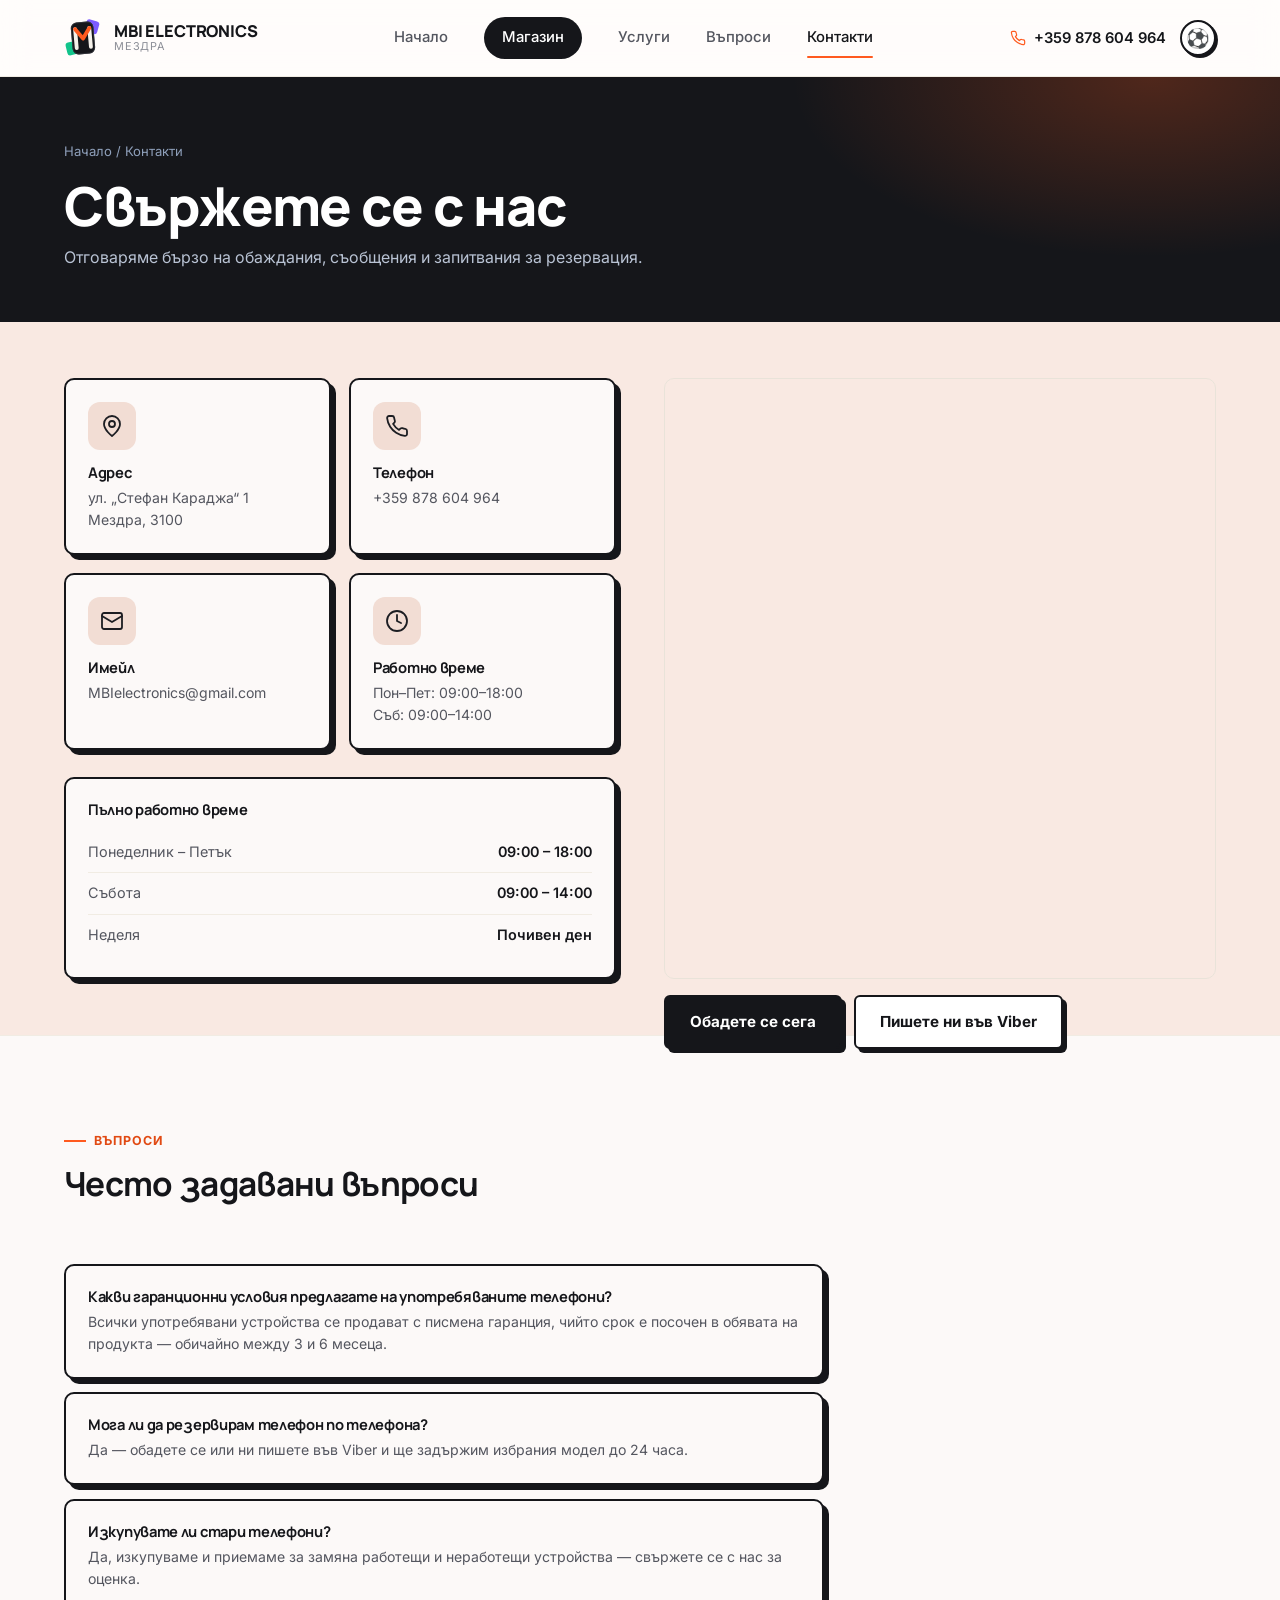
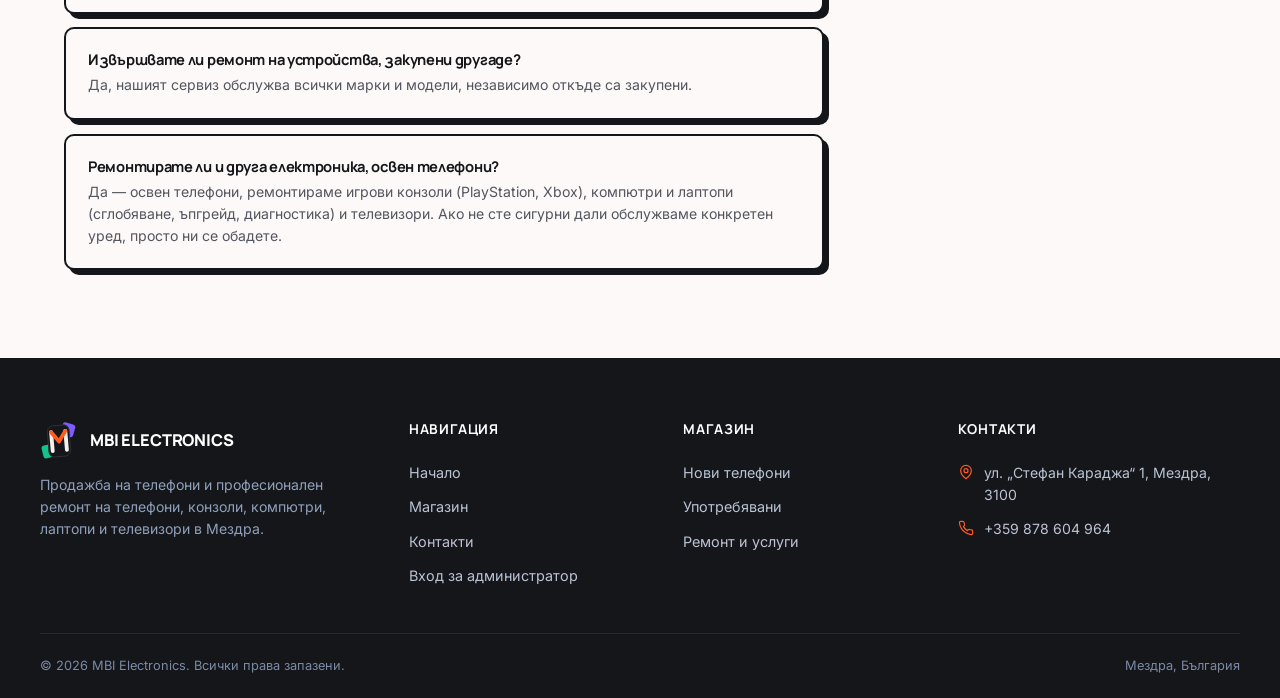
<file: contact.html>
<!doctype html>
<html lang="bg">
<head>
<meta charset="UTF-8">
<meta name="viewport" content="width=device-width, initial-scale=1.0">
<title>Контакти — MBI Electronics</title>
<meta name="description" content="Адрес, телефон и работно време на MBI Electronics, Мездра.">
<link rel="icon" href="assets/logo.svg" type="image/svg+xml">
<link rel="stylesheet" href="css/style.css">
</head>
<body><a class="skiplink" href="#main">Към съдържанието</a>

<header class="site-header">
  <div class="container header-row">
    <a href="index.html" class="brand">
      <img src="assets/logo.svg" alt="MBI Electronics">
      <span class="brand-text">
        <span class="brand-name">MBI ELECTRONICS</span>
        <span class="brand-sub">Мездра</span>
      </span>
    </a>
    <nav class="main-nav">
      <a href="index.html">Начало</a>
      <a href="store.html" class="nav-tab">Магазин</a>
      <a href="index.html#services">Услуги</a>
      <a href="contact.html#faq">Въпроси</a>
      <a href="contact.html" class="active">Контакти</a>
    </nav>
    <div class="header-actions">
      <a class="header-phone" href="tel:+359878604964">
        <svg viewBox="0 0 24 24" fill="none" stroke="currentColor" stroke-width="1.8" stroke-linecap="round" stroke-linejoin="round"><path d="M22 16.92v3a2 2 0 0 1-2.18 2 19.79 19.79 0 0 1-8.63-3.07 19.5 19.5 0 0 1-6-6 19.79 19.79 0 0 1-3.07-8.67A2 2 0 0 1 4.11 2h3a2 2 0 0 1 2 1.72c.127.96.361 1.903.7 2.81a2 2 0 0 1-.45 2.11L8.09 9.91a16 16 0 0 0 6 6l1.27-1.27a2 2 0 0 1 2.11-.45c.907.339 1.85.573 2.81.7A2 2 0 0 1 22 16.92z"/></svg>
        <span>+359 878 604 964</span>
      </a>
      <a class="fan-badge" href="https://www.fcbarcelona.com" target="_blank" rel="noopener" title="Visca el Barça 💙❤️">
        <div class="fan-badge-inner">
          <div class="fan-badge-face fan-badge-front">⚽</div>
          <div class="fan-badge-face fan-badge-back">
            <img src="assets/fcb-crest.png" alt="FC Barcelona">
          </div>
        </div>
      </a>
      <button class="nav-toggle" aria-label="Меню" aria-expanded="false"><span></span><span></span><span></span></button>
    </div>
  </div>
</header>

<div class="page-hero">
  <div class="container">
    <div class="breadcrumb"><a href="index.html">Начало</a> / Контакти</div>
    <h1>Свържете се с нас</h1>
    <p>Отговаряме бързо на обаждания, съобщения и запитвания за резервация.</p>
  </div>
</div>

<main id="main">
  <section class="section-tight">
    <div class="container contact-grid">
      <div>
        <div class="contact-cards stagger">
          <div class="contact-card reveal">
            <div class="icon-badge"><svg viewBox="0 0 24 24" fill="none" stroke="currentColor" stroke-width="1.8" stroke-linecap="round" stroke-linejoin="round"><path d="M20 10c0 6-8 12-8 12s-8-6-8-12a8 8 0 0 1 16 0Z"/><circle cx="12" cy="10" r="3"/></svg></div>
            <h4>Адрес</h4>
            <p>ул. „Стефан Караджа“ 1<br>Мездра, 3100</p>
          </div>
          <div class="contact-card reveal">
            <div class="icon-badge"><svg viewBox="0 0 24 24" fill="none" stroke="currentColor" stroke-width="1.8" stroke-linecap="round" stroke-linejoin="round"><path d="M22 16.92v3a2 2 0 0 1-2.18 2 19.79 19.79 0 0 1-8.63-3.07 19.5 19.5 0 0 1-6-6 19.79 19.79 0 0 1-3.07-8.67A2 2 0 0 1 4.11 2h3a2 2 0 0 1 2 1.72c.127.96.361 1.903.7 2.81a2 2 0 0 1-.45 2.11L8.09 9.91a16 16 0 0 0 6 6l1.27-1.27a2 2 0 0 1 2.11-.45c.907.339 1.85.573 2.81.7A2 2 0 0 1 22 16.92z"/></svg></div>
            <h4>Телефон</h4>
            <p><a href="tel:+359878604964">+359 878 604 964</a></p>
          </div>
          <div class="contact-card reveal">
            <div class="icon-badge"><svg viewBox="0 0 24 24" fill="none" stroke="currentColor" stroke-width="1.8" stroke-linecap="round" stroke-linejoin="round"><rect x="2" y="4" width="20" height="16" rx="2"/><path d="m2 7 10 6 10-6"/></svg></div>
            <h4>Имейл</h4>
            <p><a href="mailto:MBIelectronics@gmail.com">MBIelectronics@gmail.com</a></p>
          </div>
          <div class="contact-card reveal">
            <div class="icon-badge"><svg viewBox="0 0 24 24" fill="none" stroke="currentColor" stroke-width="1.8" stroke-linecap="round" stroke-linejoin="round"><circle cx="12" cy="12" r="10"/><path d="M12 6v6l4 2"/></svg></div>
            <h4>Работно време</h4>
            <p>Пон–Пет: 09:00–18:00<br>Съб: 09:00–14:00</p>
          </div>
        </div>

        <div class="contact-card reveal" style="margin-bottom:0;">
          <h4 style="margin-bottom:14px;">Пълно работно време</h4>
          <ul class="hours-list">
            <li><span>Понеделник – Петък</span><span>09:00 – 18:00</span></li>
            <li><span>Събота</span><span>09:00 – 14:00</span></li>
            <li><span>Неделя</span><span>Почивен ден</span></li>
          </ul>
        </div>
      </div>

      <div class="reveal">
        <div class="map-frame">
          <iframe
            src="https://www.google.com/maps?q=ул.+Стефан+Караджа,Мездра,Bulgaria&output=embed"
            loading="lazy"
            referrerpolicy="no-referrer-when-downgrade"
            title="Карта до магазина"></iframe>
        </div>
        <div style="display:flex;gap:12px;margin-top:16px;flex-wrap:wrap;">
          <a href="tel:+359878604964" class="btn btn-primary">Обадете се сега</a>
          <a href="viber://chat?number=%2B359878604964" class="btn btn-outline">Пишете ни във Viber</a>
        </div>
      </div>
    </div>
  </section>

  <section class="section" id="faq" style="background:var(--paper);border-top:1px solid var(--line-soft);">
    <div class="container">
      <div class="section-head reveal">
        <div><span class="eyebrow">Въпроси</span><h2>Често задавани въпроси</h2></div>
      </div>
      <div style="display:grid;gap:14px;max-width:760px;">
        <div class="contact-card reveal">
          <h4>Какви гаранционни условия предлагате на употребяваните телефони?</h4>
          <p>Всички употребявани устройства се продават с писмена гаранция, чийто срок е посочен в обявата на продукта — обичайно между 3 и 6 месеца.</p>
        </div>
        <div class="contact-card reveal">
          <h4>Мога ли да резервирам телефон по телефона?</h4>
          <p>Да — обадете се или ни пишете във Viber и ще задържим избрания модел до 24 часа.</p>
        </div>
        <div class="contact-card reveal">
          <h4>Изкупувате ли стари телефони?</h4>
          <p>Да, изкупуваме и приемаме за замяна работещи и неработещи устройства — свържете се с нас за оценка.</p>
        </div>
        <div class="contact-card reveal">
          <h4>Извършвате ли ремонт на устройства, закупени другаде?</h4>
          <p>Да, нашият сервиз обслужва всички марки и модели, независимо откъде са закупени.</p>
        </div>
        <div class="contact-card reveal">
          <h4>Ремонтирате ли и друга електроника, освен телефони?</h4>
          <p>Да — освен телефони, ремонтираме игрови конзоли (PlayStation, Xbox), компютри и лаптопи (сглобяване, ъпгрейд, диагностика) и телевизори. Ако не сте сигурни дали обслужваме конкретен уред, просто ни се обадете.</p>
        </div>
      </div>
    </div>
  </section>
</main>

<footer class="site-footer">
  <div class="container footer-top">
    <div class="footer-grid">
      <div class="footer-brand">
        <a href="index.html" class="brand"><img src="assets/logo.svg" alt="MBI Electronics"><span class="brand-text"><span class="brand-name">MBI ELECTRONICS</span></span></a>
        <p>Продажба на телефони и професионален ремонт на телефони, конзоли, компютри, лаптопи и телевизори в Мездра.</p>
      </div>
      <div class="footer-col">
        <h4>Навигация</h4>
        <a href="index.html">Начало</a>
        <a href="store.html">Магазин</a>
        <a href="contact.html">Контакти</a>
        <a href="admin.html">Вход за администратор</a>
      </div>
      <div class="footer-col">
        <h4>Магазин</h4>
        <a href="store.html?condition=new">Нови телефони</a>
        <a href="store.html?condition=used">Употребявани</a>
        <a href="index.html#services">Ремонт и услуги</a>
      </div>
      <div class="footer-col">
        <h4>Контакти</h4>
        <ul class="footer-contact">
          <li><svg viewBox="0 0 24 24" fill="none" stroke="currentColor" stroke-width="1.8" stroke-linecap="round" stroke-linejoin="round"><path d="M20 10c0 6-8 12-8 12s-8-6-8-12a8 8 0 0 1 16 0Z"/><circle cx="12" cy="10" r="3"/></svg><span>ул. „Стефан Караджа“ 1, Мездра, 3100</span></li>
          <li><svg viewBox="0 0 24 24" fill="none" stroke="currentColor" stroke-width="1.8" stroke-linecap="round" stroke-linejoin="round"><path d="M22 16.92v3a2 2 0 0 1-2.18 2 19.79 19.79 0 0 1-8.63-3.07 19.5 19.5 0 0 1-6-6 19.79 19.79 0 0 1-3.07-8.67A2 2 0 0 1 4.11 2h3a2 2 0 0 1 2 1.72c.127.96.361 1.903.7 2.81a2 2 0 0 1-.45 2.11L8.09 9.91a16 16 0 0 0 6 6l1.27-1.27a2 2 0 0 1 2.11-.45c.907.339 1.85.573 2.81.7A2 2 0 0 1 22 16.92z"/></svg><span>+359 878 604 964</span></li>
        </ul>
      </div>
    </div>
  </div>
  <div class="container footer-bottom">
    <span>© <span id="year"></span> MBI Electronics. Всички права запазени.</span>
    <span>Мездра, България</span>
  </div>
</footer>

<script src="js/main.js"></script>
</body>
</html>
</file>
<file: css/style.css>
/* MBI Electronics — design system */

@import url('https://fonts.googleapis.com/css2?family=Manrope:wght@400;500;600;700;800&family=Inter:wght@400;500;600&display=swap');

:root{
  --navy-950:#15161A;
  --navy-900:#1C1D22;
  --navy-800:#16294420;
  --navy-700:#2B2C33;
  --blue-500:#FF5A1F;
  --blue-600:#E14A13;
  --accent2:#7C5CFF;
  --accent3:#12C48B;
  --accent4:#FFC93C;
  --ink:#17181C;
  --ink-soft:#54565F;
  --ink-faint:#8C8E97;
  --line:#E9E3D9;
  --line-soft:#F1ECE3;
  --paper:#FFFFFF;
  --bg:#FBF8F4;
  --bg-tint:#F5F0E8;
  --success:#1E8E5A;
  --warn:#C4841D;
  --danger:#C6404A;
  --radius-sm:6px;
  --radius-md:10px;
  --radius-lg:16px;
  --shadow-sm:0 1px 2px rgba(16,23,32,.06);
  --shadow-md:0 8px 24px rgba(16,23,32,.08);
  --shadow-lg:0 24px 60px rgba(16,23,32,.14);
  --container:1200px;
  --ease:cubic-bezier(.22,.61,.36,1);
  --scroll-hue:18;
}


*,*::before,*::after{box-sizing:border-box;}
html{scroll-behavior:smooth;}
body{
  margin:0;
  font-family:'Inter',-apple-system,BlinkMacSystemFont,'Segoe UI',Roboto,sans-serif;
  color:var(--ink);
  background:var(--bg);
  transition:background .08s linear;
  -webkit-font-smoothing:antialiased;
  line-height:1.55;
}
h1,h2,h3,h4{
  font-family:'Manrope','Inter',sans-serif;
  font-weight:700;
  line-height:1.15;
  letter-spacing:-.02em;
  margin:0 0 .5em;
  color:var(--navy-950);
}
h1{font-size:clamp(2.1rem,4.2vw,3.4rem);font-weight:800;}
h2{font-size:clamp(1.6rem,2.6vw,2.3rem);}
h3{font-size:1.25rem;}
p{margin:0 0 1em;color:var(--ink-soft);}
a{color:inherit;text-decoration:none;}
img{max-width:100%;display:block;}
ul{list-style:none;margin:0;padding:0;}
button{font-family:inherit;}

.container{
  max-width:var(--container);
  margin:0 auto;
  padding:0 24px;
}
.section{padding:88px 0;}
.section-tight{padding:56px 0;}
@media (max-width:768px){
  .section{padding:56px 0;}
  .section-tight{padding:40px 0;}
}

.eyebrow{
  display:inline-flex;
  align-items:center;
  gap:8px;
  font-size:.78rem;
  font-weight:700;
  letter-spacing:.08em;
  text-transform:uppercase;
  color:var(--blue-600);
  margin-bottom:14px;
}
.eyebrow::before{
  content:'';
  width:22px;height:2px;
  background:var(--blue-500);
  display:inline-block;
}

.lede{
  font-size:1.05rem;
  color:var(--ink-soft);
  max-width:56ch;
}

/* Buttons */
.btn{
  display:inline-flex;
  align-items:center;
  justify-content:center;
  gap:8px;
  padding:13px 24px;
  border-radius:var(--radius-sm);
  font-weight:700;
  font-size:.95rem;
  border:2px solid var(--navy-950);
  box-shadow:4px 4px 0 var(--navy-950);
  cursor:pointer;
  transition:transform .12s var(--ease),background .2s,border-color .2s,color .2s,box-shadow .12s var(--ease);
  white-space:nowrap;
}
.btn:hover{transform:translate(-2px,-2px);box-shadow:6px 6px 0 var(--navy-950);}
.btn:active{transform:translate(1px,1px);box-shadow:2px 2px 0 var(--navy-950);}
.btn-primary{background:var(--navy-950);color:#fff;}
.btn-primary:hover{background:var(--blue-600);}
.btn-accent{background:var(--blue-500);color:#fff;}
.btn-accent:hover{background:var(--blue-600);}
.btn-outline{background:#fff;color:var(--navy-950);}
.btn-outline:hover{background:var(--bg-tint);}
.btn-on-dark{background:transparent;color:#fff;border-color:#fff;box-shadow:4px 4px 0 rgba(255,255,255,.4);}
.btn-on-dark:hover{background:rgba(255,255,255,.08);box-shadow:6px 6px 0 rgba(255,255,255,.4);}
.btn-ghost{background:transparent;color:var(--ink-soft);border-color:transparent;box-shadow:none;}
.btn-ghost:hover{color:var(--navy-950);transform:none;}
.btn-sm{padding:9px 16px;font-size:.85rem;box-shadow:3px 3px 0 var(--navy-950);}
.btn-sm:hover{box-shadow:4px 4px 0 var(--navy-950);}
.btn-block{width:100%;}
.btn-danger{background:#fff;color:var(--danger);border-color:var(--danger);box-shadow:4px 4px 0 var(--danger);}
.btn-danger:hover{background:var(--danger);color:#fff;box-shadow:6px 6px 0 var(--danger);}

/* Header */
.site-header{
  position:sticky;top:0;z-index:100;
  background:rgba(255,255,255,.88);
  backdrop-filter:saturate(180%) blur(14px);
  border-bottom:1px solid var(--line-soft);
}
.header-row{
  display:flex;align-items:center;justify-content:space-between;
  height:76px;
}
.brand{display:flex;align-items:center;gap:12px;}
.brand img{width:38px;height:38px;}
.brand-text{display:flex;flex-direction:column;line-height:1.1;}
.brand-name{font-family:'Manrope',sans-serif;font-weight:800;font-size:1.02rem;color:var(--navy-950);letter-spacing:-.01em;}
.brand-sub{font-size:.68rem;color:var(--ink-faint);letter-spacing:.07em;text-transform:uppercase;}

.main-nav{display:flex;align-items:center;gap:36px;}
.main-nav a{
  font-size:.93rem;font-weight:500;color:var(--ink-soft);
  position:relative;padding:6px 0;transition:color .2s;
}
.main-nav a:hover,.main-nav a.active{color:var(--navy-950);}
.main-nav a.active::after{
  content:'';position:absolute;left:0;right:0;bottom:-2px;height:2px;background:var(--blue-500);border-radius:2px;
}
.nav-tab{
  background:var(--navy-950);color:#fff !important;
  padding:9px 18px !important;border-radius:100px;
  transition:background .2s,transform .15s;
}
.nav-tab:hover{background:var(--blue-500);transform:translateY(-1px);}
.nav-tab.active{background:var(--blue-500);}
.nav-tab.active::after{display:none;}
@media (max-width:920px){
  .nav-tab{border-radius:var(--radius-sm);text-align:center;}
}
.header-actions{display:flex;align-items:center;gap:14px;}
.header-phone{
  display:flex;align-items:center;gap:8px;font-weight:600;font-size:.92rem;color:var(--navy-950);
}
.header-phone svg{width:16px;height:16px;color:var(--blue-500);}
.fan-badge{
  width:36px;height:36px;flex-shrink:0;display:block;position:relative;
  perspective:240px;
}
.fan-badge-inner{
  position:relative;width:100%;height:100%;transform-style:preserve-3d;
  transition:transform .7s cubic-bezier(.34,1.56,.64,1);
}
.fan-badge:hover .fan-badge-inner{transform:rotateY(180deg);}
.fan-badge:active .fan-badge-inner{transform:rotateY(180deg) scale(.9);}
.fan-badge-face{
  position:absolute;inset:0;border-radius:50%;backface-visibility:hidden;
  display:flex;align-items:center;justify-content:center;
  border:2px solid var(--navy-950);box-shadow:2px 2px 0 var(--navy-950);
  transition:box-shadow .25s var(--ease);
}
.fan-badge:hover .fan-badge-face{box-shadow:3px 3px 0 var(--navy-950);}
.fan-badge-front{background:#fff;font-size:19px;line-height:1;animation:ball-idle 3.2s ease-in-out infinite;}
.fan-badge:hover .fan-badge-front{animation:none;}
.fan-badge-back{
  transform:rotateY(180deg);overflow:hidden;background:#fff;
}
.fan-badge-back svg{width:100%;height:100%;display:block;}
.fan-badge-back img{width:82%;height:82%;object-fit:contain;display:block;}
@keyframes ball-idle{
  0%,100%{transform:rotate(0deg);}
  50%{transform:rotate(-12deg);}
}

.nav-toggle{
  display:none;background:none;border:none;cursor:pointer;padding:6px;
}
.nav-toggle span{display:block;width:22px;height:2px;background:var(--navy-950);margin:5px 0;border-radius:2px;transition:.2s;}

@media (max-width:920px){
  .main-nav{
    position:fixed;top:76px;right:0;left:0;height:calc(100vh - 76px);height:calc(100dvh - 76px);
    background:#fff;flex-direction:column;z-index:99;overflow-y:auto;
    align-items:flex-start;gap:0;padding:12px 24px 24px;
    transform:translateY(-12px);opacity:0;pointer-events:none;transition:.25s var(--ease);
    border-top:1px solid var(--line-soft);
  }
  .main-nav.open{transform:translateY(0);opacity:1;pointer-events:auto;}
  .main-nav a{padding:14px 0;width:100%;border-bottom:1px solid var(--line-soft);}
  .header-phone span{display:none;}
  .nav-toggle{display:block;}
}

/* Hero */
.hero{
  position:relative;
  background:var(--navy-950);
  overflow:hidden;
  color:#fff;
}
.hero::before{
  content:'';position:absolute;inset:0;
  background:
    radial-gradient(720px 460px at 88% 0%, rgba(255,90,31,.30), transparent 60%),
    radial-gradient(520px 340px at 100% 100%, rgba(124,92,255,.16), transparent 60%),
    radial-gradient(circle at 1px 1px, rgba(255,255,255,.06) 1px, transparent 0);
  background-size:auto,auto,22px 22px;
  pointer-events:none;
}
.hero-grid{
  position:relative;
  display:grid;grid-template-columns:1.1fr .9fr;
  gap:48px;align-items:center;
  padding:96px 0 88px;
}
.hero h1{color:#fff;}
.hero .lede{color:#B9C3D4;font-size:1.08rem;}
.hero-cta{display:flex;gap:14px;margin-top:32px;flex-wrap:wrap;}
.hero-stats{
  display:flex;gap:36px;margin-top:56px;padding-top:32px;border-top:1px solid rgba(255,255,255,.12);
}
.hero-stat b{display:block;font-family:'Manrope',sans-serif;font-size:1.6rem;font-weight:800;color:#fff;}
.hero-stat span{font-size:.82rem;color:#8FA0BB;}

.hero-visual{
  position:relative;
  aspect-ratio:1/1;
  border-radius:var(--radius-lg);
  background:linear-gradient(155deg,#1E1F25,#101115);
  border:1px solid rgba(255,255,255,.08);
  overflow:hidden;
  display:grid;grid-template-columns:1fr 1fr;grid-template-rows:1fr 1fr;gap:14px;
  padding:14px;
}
.hero-visual::after{
  content:'';position:absolute;inset:0;pointer-events:none;
  background:radial-gradient(280px 280px at 20% 15%, rgba(255,90,31,.22), transparent 70%);
}
.device-tile{
  position:relative;border-radius:14px;display:flex;align-items:center;justify-content:center;
  overflow:hidden;
}
.device-tile svg{width:44%;height:44%;position:relative;z-index:1;}
.device-tile.t1{background:linear-gradient(160deg,#FF5A1F,#E14A13);}
.device-tile.t2{background:linear-gradient(160deg,#7C5CFF,#5C3CE0);}
.device-tile.t3{background:linear-gradient(160deg,#12C48B,#0DA070);}
.device-tile.t4{background:linear-gradient(160deg,#FFC93C,#F0A400);}

@media (max-width:920px){
  .hero-grid{grid-template-columns:1fr;padding:52px 0 48px;gap:40px;}
  .hero-visual{max-width:320px;margin:0 auto;}
  .hero-stats{gap:24px;flex-wrap:wrap;}
}

/* Trust strip */
.trust-strip{
  background:var(--paper);
  border-bottom:1px solid var(--line-soft);
}
.trust-row{
  display:grid;grid-template-columns:repeat(4,1fr);
  padding:28px 0;
}
.trust-item{
  display:flex;align-items:center;gap:12px;
  padding:0 20px;
  border-left:1px solid var(--line-soft);
}
.trust-item:first-child{border-left:none;padding-left:0;}
.trust-item svg{width:22px;height:22px;color:var(--blue-500);flex-shrink:0;}
.trust-item b{display:block;font-size:.88rem;color:var(--navy-950);}
.trust-item span{font-size:.78rem;color:var(--ink-faint);}
@media (max-width:820px){
  .trust-row{grid-template-columns:repeat(2,1fr);gap:20px 0;}
  .trust-item{border-left:none;padding:0;}
}

/* Section headers */
.section-head{
  display:flex;justify-content:space-between;align-items:flex-end;gap:24px;
  margin-bottom:44px;
}
.section-head .lede{margin-bottom:0;}
@media (max-width:700px){
  .section-head{flex-direction:column;align-items:flex-start;gap:12px;}
}

/* Category cards */
.cat-grid{display:grid;grid-template-columns:repeat(3,1fr);gap:28px 24px;}
.cat-card{
  position:relative;
  border-radius:var(--radius-lg);
  padding:32px 28px;
  background:var(--paper);
  border:2px solid var(--navy-950);
  box-shadow:6px 6px 0 var(--navy-950);
  transition:transform .2s var(--ease),box-shadow .2s var(--ease);
}
.cat-card:nth-child(2){transform:rotate(.6deg);}
.cat-card:nth-child(3){transform:rotate(-.6deg);}
.cat-card:hover{transform:translate(-3px,-3px) rotate(0deg);box-shadow:9px 9px 0 var(--blue-500);}
.cat-card .icon-badge{margin-bottom:20px;}
.cat-card h3{margin-bottom:8px;}
.cat-card p{font-size:.92rem;margin-bottom:18px;}
.cat-card .cat-link{font-size:.88rem;font-weight:600;color:var(--blue-600);display:inline-flex;align-items:center;gap:6px;}
.icon-badge{
  width:48px;height:48px;border-radius:12px;
  background:var(--bg-tint);
  display:flex;align-items:center;justify-content:center;
}
.icon-badge svg{width:24px;height:24px;color:var(--navy-900);}
.icon-badge.ib-orange{background:rgba(255,90,31,.12);}
.icon-badge.ib-orange svg{color:var(--blue-500);}
.icon-badge.ib-violet{background:rgba(124,92,255,.12);}
.icon-badge.ib-violet svg{color:var(--accent2);}
.icon-badge.ib-teal{background:rgba(18,196,139,.12);}
.icon-badge.ib-teal svg{color:var(--accent3);}
.icon-badge.ib-gold{background:rgba(255,201,60,.18);}
.icon-badge.ib-gold svg{color:#B8860B;}
@media (max-width:820px){.cat-grid{grid-template-columns:1fr;}}

/* Product grid & cards */
.product-grid{
  display:grid;grid-template-columns:repeat(4,1fr);gap:22px;
}
@media (max-width:1080px){.product-grid{grid-template-columns:repeat(3,1fr);}}
@media (max-width:760px){.product-grid{grid-template-columns:repeat(2,1fr);gap:14px;}}
@media (max-width:480px){.product-grid{grid-template-columns:1fr 1fr;}}

.product-card{
  background:var(--paper);
  border:2px solid var(--navy-950);
  border-radius:var(--radius-md);
  box-shadow:5px 5px 0 var(--navy-950);
  overflow:hidden;
  display:flex;flex-direction:column;
  transition:box-shadow .2s var(--ease),transform .2s var(--ease);
}
.product-card:hover{box-shadow:8px 8px 0 var(--blue-500);transform:translate(-3px,-3px);}
.product-media{
  position:relative;
  aspect-ratio:1/1;
  background:var(--bg-tint);
  display:flex;align-items:center;justify-content:center;
  overflow:hidden;
}
.product-media img{width:100%;height:100%;object-fit:cover;}
.product-media .ph-icon{width:34%;height:34%;color:var(--line);}
.product-media.t1{background:linear-gradient(160deg,#FF5A1F,#E14A13);}
.product-media.t2{background:linear-gradient(160deg,#7C5CFF,#5C3CE0);}
.product-media.t3{background:linear-gradient(160deg,#12C48B,#0DA070);}
.product-media.t4{background:linear-gradient(160deg,#FFC93C,#F0A400);}
.product-media.t1 .ph-icon,.product-media.t2 .ph-icon,.product-media.t3 .ph-icon,.product-media.t4 .ph-icon{color:rgba(255,255,255,.88);}
.pd-media.t1{background:linear-gradient(160deg,#FF5A1F,#E14A13);}
.pd-media.t2{background:linear-gradient(160deg,#7C5CFF,#5C3CE0);}
.pd-media.t3{background:linear-gradient(160deg,#12C48B,#0DA070);}
.pd-media.t4{background:linear-gradient(160deg,#FFC93C,#F0A400);}
.pd-media.t1 .ph-icon,.pd-media.t2 .ph-icon,.pd-media.t3 .ph-icon,.pd-media.t4 .ph-icon{color:rgba(255,255,255,.88);}
.badge{
  position:absolute;top:10px;left:10px;
  font-size:.68rem;font-weight:800;letter-spacing:.03em;text-transform:uppercase;
  padding:5px 10px;border-radius:100px;
  background:#fff;border:2px solid var(--navy-950);color:var(--ink-soft);
  transform:rotate(-3deg);
}
.badge-new{background:var(--blue-500);color:#fff;border-color:var(--navy-950);}
.badge-used{background:#fff;color:var(--ink-soft);}
.badge-sold{background:var(--danger);color:#fff;border-color:var(--navy-950);}
.product-body{padding:16px 16px 18px;display:flex;flex-direction:column;gap:4px;flex:1;}
.product-brand{font-size:.72rem;color:var(--ink-faint);text-transform:uppercase;letter-spacing:.05em;}
.product-name{font-size:.96rem;font-weight:600;color:var(--navy-950);margin:0;}
.product-spec{font-size:.78rem;color:var(--ink-faint);}
.product-foot{
  display:flex;align-items:center;justify-content:space-between;
  margin-top:10px;padding-top:12px;border-top:1px solid var(--line-soft);
}
.product-price{font-family:'Manrope',sans-serif;font-weight:800;font-size:1.05rem;color:var(--navy-950);}
.product-price small{font-weight:500;font-size:.7rem;color:var(--ink-faint);}
.product-link{
  font-size:.8rem;font-weight:600;color:var(--blue-600);
}

/* Why-us */
.why-grid{display:grid;grid-template-columns:repeat(4,1fr);gap:28px;}
.why-item{text-align:left;}
.why-item .icon-badge{background:rgba(62,142,255,.1);margin-bottom:18px;}
.why-item .icon-badge svg{color:var(--blue-600);}
.why-item h3{font-size:1.05rem;}
.why-item p{font-size:.9rem;}
@media (max-width:900px){.why-grid{grid-template-columns:repeat(2,1fr);}}
@media (max-width:520px){.why-grid{grid-template-columns:1fr;}}
/* Marquee */
.marquee{background:var(--navy-950);border-top:2px solid var(--navy-950);border-bottom:2px solid var(--navy-950);overflow:hidden;padding:12px 0;}
.marquee-track{display:flex;width:max-content;animation:marquee 16s linear infinite;}
.marquee-track span{
  display:inline-flex;align-items:center;gap:14px;
  font-family:'Manrope',sans-serif;font-weight:800;font-size:.9rem;letter-spacing:.04em;text-transform:uppercase;
  color:#fff;padding:0 28px;white-space:nowrap;
}
.marquee-track span.dot{color:var(--blue-500);padding:0;}
@keyframes marquee{from{transform:translateX(0);}to{transform:translateX(-50%);}}

/* Bento services grid */
.bento-grid{display:grid;grid-template-columns:repeat(6,1fr);grid-auto-rows:206px;gap:16px;}
.bento-tile{
  position:relative;overflow:hidden;cursor:pointer;
  border-radius:var(--radius-lg);border:2px solid var(--navy-950);box-shadow:5px 5px 0 var(--navy-950);
  padding:22px;display:flex;flex-direction:column;
  transition:transform .2s var(--ease),box-shadow .2s var(--ease);
}
.bento-tile:hover{transform:translate(-3px,-3px);box-shadow:8px 8px 0 var(--navy-950);}
.bento-tile::after{content:'';position:absolute;inset:0;background:linear-gradient(180deg, transparent 35%, rgba(0,0,0,.4) 100%);pointer-events:none;}
.bento-tile.b5::after{background:linear-gradient(180deg, transparent 35%, rgba(255,255,255,.55) 100%);}
.bento-tile > *{position:relative;z-index:1;}
.bento-tile .icon-badge{width:40px;height:40px;background:rgba(255,255,255,.18);margin-bottom:12px;flex-shrink:0;}
.bento-tile .icon-badge svg{width:20px;height:20px;color:#fff;}
.bento-tile .bento-text{margin-top:auto;}
.bento-tile h3{margin-bottom:4px;}
.bento-tile p{font-size:.87rem;margin:0;max-width:32ch;}
.bento-tile.b1{grid-column:1/4;grid-row:span 2;background-color:var(--navy-950);background-image:url(../assets/services/tile-phones.jpg);}
.bento-tile.b1 h3{color:#fff;font-size:1.5rem;}
.bento-tile.b1 p{color:#B9C3D4;}
.bento-tile.b2{grid-column:4/7;grid-row:1;background-color:var(--blue-500);background-image:url(../assets/services/tile-consoles.jpg);}
.bento-tile.b3{grid-column:4/7;grid-row:2;background-color:var(--accent2);background-image:url(../assets/services/tile-pc.jpg);}
.bento-tile.b4{grid-column:1/4;grid-row:3;background-color:var(--accent3);background-image:url(../assets/services/tile-tv.jpg);}
.bento-tile.b5{grid-column:4/7;grid-row:3;background-color:var(--accent4);background-image:url(../assets/services/tile-laptop.png);}
.bento-tile.b1,.bento-tile.b2,.bento-tile.b3,.bento-tile.b4,.bento-tile.b5{
  background-size:cover;background-position:center;background-blend-mode:multiply;
}
.bento-tile.b2 h3,.bento-tile.b3 h3,.bento-tile.b4 h3,.bento-tile.b5 h3{color:#fff;}
.bento-tile.b2 p,.bento-tile.b3 p,.bento-tile.b4 p{color:rgba(255,255,255,.88);}
.bento-tile.b5 p{color:rgba(21,22,26,.75);}
.bento-tile.b5 h3{color:var(--navy-950);}
.bento-tile.b5 .icon-badge{background:rgba(21,22,26,.12);}
.bento-tile.b5 .icon-badge svg{color:var(--navy-950);}
@media (max-width:900px){
  .bento-grid{grid-template-columns:1fr 1fr;grid-auto-rows:auto;}
  .bento-tile{grid-column:auto !important;grid-row:auto !important;min-height:210px;}
  .bento-tile.b1{grid-column:1/3 !important;min-height:230px;}
}
@media (max-width:560px){
  .bento-grid{grid-template-columns:1fr;}
  .bento-tile.b1{grid-column:1 !important;}
}

/* CTA banner */
.cta-banner{
  background:var(--navy-950);
  border-radius:var(--radius-lg);
  padding:56px 56px;
  display:flex;align-items:center;justify-content:space-between;gap:32px;
  color:#fff;
  position:relative;overflow:hidden;
}
.cta-banner::before{
  content:'';position:absolute;inset:0;
  background:radial-gradient(420px 220px at 90% 20%, rgba(255,90,31,.35), transparent 70%);
}
.cta-banner h2{color:#fff;margin-bottom:6px;position:relative;}
.cta-banner p{color:#B9C3D4;margin:0;position:relative;}
.cta-banner .cta-actions{display:flex;gap:14px;position:relative;flex-shrink:0;}
@media (max-width:760px){
  .cta-banner{flex-direction:column;align-items:flex-start;padding:36px 28px;}
}

/* Footer */
.site-footer{background:var(--navy-950);color:#B9C3D4;margin-top:0;}
.footer-top{padding:64px 0 40px;}
.footer-grid{display:grid;grid-template-columns:1.4fr 1fr 1fr 1.2fr;gap:40px;}
.footer-brand .brand-name{color:#fff;}
.footer-brand p{color:#8FA0BB;font-size:.88rem;margin-top:14px;max-width:34ch;}
.footer-col h4{color:#fff;font-size:.85rem;text-transform:uppercase;letter-spacing:.06em;margin-bottom:18px;}
.footer-col a{display:block;color:#B9C3D4;font-size:.9rem;padding:6px 0;transition:color .2s;}
.footer-col a:hover{color:#fff;}
.footer-contact li{display:flex;gap:10px;align-items:flex-start;font-size:.88rem;color:#B9C3D4;padding:6px 0;}
.footer-contact svg{width:16px;height:16px;color:var(--blue-500);flex-shrink:0;margin-top:2px;}
.footer-social{display:flex;gap:10px;margin-top:18px;}
.footer-social a{
  width:36px;height:36px;border-radius:8px;background:rgba(255,255,255,.06);
  display:flex;align-items:center;justify-content:center;padding:0;
}
.footer-social svg{width:16px;height:16px;color:#fff;}
.footer-bottom{
  border-top:1px solid rgba(255,255,255,.08);
  padding:22px 0;
  display:flex;justify-content:space-between;align-items:center;
  font-size:.8rem;color:#7A8AA5;
}
@media (max-width:900px){
  .footer-grid{grid-template-columns:1fr 1fr;}
}
@media (max-width:560px){
  .footer-grid{grid-template-columns:1fr;gap:32px;}
  .footer-bottom{flex-direction:column;gap:10px;text-align:center;}
}

/* Page hero (inner pages) */
.page-hero{
  background:var(--navy-950);color:#fff;padding:64px 0 52px;position:relative;overflow:hidden;
}
.page-hero::before{
  content:'';position:absolute;inset:0;
  background:radial-gradient(600px 300px at 90% 0%, rgba(255,90,31,.25), transparent 60%);
}
.page-hero .breadcrumb{position:relative;font-size:.82rem;color:#8FA0BB;margin-bottom:14px;}
.page-hero .breadcrumb a{color:#8FA0BB;}
.page-hero .breadcrumb a:hover{color:#fff;}
.page-hero h1{color:#fff;margin-bottom:8px;position:relative;}
.page-hero p{color:#B9C3D4;margin:0;position:relative;}

/* Store layout */
.store-layout{display:grid;grid-template-columns:260px 1fr;gap:40px;align-items:flex-start;}
.filters{
  background:var(--paper);border:1px solid var(--line);border-radius:var(--radius-md);
  padding:24px;position:sticky;top:96px;
}
.filter-group{padding:18px 0;border-bottom:1px solid var(--line-soft);}
.filter-group:first-child{padding-top:0;}
.filter-group:last-child{border-bottom:none;}
.filter-group h4{font-size:.82rem;text-transform:uppercase;letter-spacing:.05em;color:var(--ink-faint);margin-bottom:12px;}
.filter-opt{display:flex;align-items:center;gap:9px;padding:6px 0;font-size:.92rem;cursor:pointer;color:var(--ink-soft);}
.filter-opt input{accent-color:var(--blue-500);width:15px;height:15px;}
.filter-opt:hover{color:var(--navy-950);}
.price-inputs{display:flex;gap:10px;align-items:center;}
.price-inputs input{
  width:100%;padding:9px 10px;border:1px solid var(--line);border-radius:var(--radius-sm);font-size:.85rem;font-family:inherit;
}
.store-toolbar{
  display:flex;justify-content:space-between;align-items:center;margin-bottom:24px;gap:16px;flex-wrap:wrap;
}
.result-count{font-size:.9rem;color:var(--ink-faint);}
.sort-select{
  padding:9px 14px;border:1px solid var(--line);border-radius:var(--radius-sm);font-size:.86rem;background:#fff;font-family:inherit;
}
.empty-state{
  text-align:center;padding:64px 24px;color:var(--ink-faint);
  background:var(--paper);border:1px dashed var(--line);border-radius:var(--radius-md);
}
@media (max-width:900px){
  .store-layout{grid-template-columns:1fr;}
  .filters{position:static;}
}

/* Product detail */
.pd-grid{display:grid;grid-template-columns:1fr 1fr;gap:56px;align-items:flex-start;}
.pd-media{
  aspect-ratio:1/1;background:var(--bg-tint);border-radius:var(--radius-lg);
  display:flex;align-items:center;justify-content:center;overflow:hidden;border:1px solid var(--line);
}
.pd-media img{width:100%;height:100%;object-fit:cover;}
.pd-media .ph-icon{width:28%;height:28%;color:var(--line);}
.pd-brand{font-size:.8rem;color:var(--blue-600);font-weight:700;text-transform:uppercase;letter-spacing:.05em;}
.pd-price{font-family:'Manrope',sans-serif;font-weight:800;font-size:2rem;color:var(--navy-950);margin:10px 0 18px;}
.pd-actions{display:flex;gap:12px;margin:26px 0;flex-wrap:wrap;}
.spec-table{width:100%;border-collapse:collapse;margin-top:8px;}
.spec-table tr{border-bottom:1px solid var(--line-soft);}
.spec-table td{padding:11px 0;font-size:.9rem;}
.spec-table td:first-child{color:var(--ink-faint);width:42%;}
.spec-table td:last-child{color:var(--navy-950);font-weight:500;}
@media (max-width:860px){.pd-grid{grid-template-columns:1fr;gap:32px;}}

/* Contact page */
.contact-grid{display:grid;grid-template-columns:1fr 1fr;gap:48px;}
.contact-cards{display:grid;grid-template-columns:1fr 1fr;gap:18px;margin-bottom:28px;}
.contact-card{
  background:var(--paper);border:2px solid var(--navy-950);border-radius:var(--radius-md);padding:22px;
  box-shadow:5px 5px 0 var(--navy-950);
}
.contact-card .icon-badge{margin-bottom:14px;}
.contact-card h4{font-size:.92rem;margin-bottom:6px;color:var(--navy-950);}
.contact-card p{font-size:.88rem;margin:0;}
.map-frame{
  width:100%;height:100%;min-height:340px;border-radius:var(--radius-md);overflow:hidden;border:1px solid var(--line);
}
.map-frame iframe{width:100%;height:100%;border:0;display:block;min-height:340px;}
.hours-list{list-style:none;padding:0;margin:0;}
.hours-list li{display:flex;justify-content:space-between;padding:9px 0;border-bottom:1px solid var(--line-soft);font-size:.9rem;}
.hours-list li:last-child{border-bottom:none;}
.hours-list span:first-child{color:var(--ink-soft);}
.hours-list span:last-child{font-weight:600;color:var(--navy-950);}
@media (max-width:860px){.contact-grid{grid-template-columns:1fr;}.contact-cards{grid-template-columns:1fr;}}

/* Reveal animation — sections tilt open like a page turning into view */
.reveal{
  opacity:0;
  transform:perspective(1000px) rotateX(14deg) translateY(26px) scale(.98);
  transform-origin:50% 100%;
  transition:opacity .7s var(--ease),transform .7s var(--ease);
  will-change:transform,opacity;
}
.reveal.in{opacity:1;transform:perspective(1000px) rotateX(0) translateY(0) scale(1);}
@media (prefers-reduced-motion:reduce){
  .reveal{transition:none;transform:none;opacity:1;}
}

.stagger > *:nth-child(1){transition-delay:0ms;}
.stagger > *:nth-child(2){transition-delay:70ms;}
.stagger > *:nth-child(3){transition-delay:140ms;}
.stagger > *:nth-child(4){transition-delay:210ms;}
.stagger > *:nth-child(5){transition-delay:280ms;}
.stagger > *:nth-child(6){transition-delay:350ms;}
.stagger > *:nth-child(7){transition-delay:420ms;}
.stagger > *:nth-child(8){transition-delay:490ms;}

/* Admin */
.admin-shell{position:relative;min-height:100vh;background:var(--bg);overflow:hidden;}
.admin-shell::before{
  content:'';position:fixed;inset:0;
  background:url(../assets/fcb-crest.png) center/65% no-repeat;
  opacity:.09;pointer-events:none;z-index:0;
}
.admin-shell > *{position:relative;z-index:1;}
.admin-login{
  position:relative;overflow:hidden;
  min-height:100vh;display:flex;align-items:center;justify-content:center;background:var(--navy-950);padding:24px;
}
.admin-login::before{
  content:'';position:absolute;inset:0;
  background:url(../assets/fcb-crest.png) center/85% no-repeat;
  opacity:.25;pointer-events:none;
}
.admin-login-card{
  position:relative;z-index:1;
  background:#fff;border-radius:var(--radius-lg);padding:44px 40px;width:100%;max-width:380px;box-shadow:var(--shadow-lg);
}
.admin-login-card .brand{margin-bottom:28px;justify-content:center;}
.field{margin-bottom:18px;}
.field label{display:block;font-size:.82rem;font-weight:600;color:var(--navy-950);margin-bottom:7px;}
.field input,.field select,.field textarea{
  width:100%;padding:11px 13px;border:1px solid var(--line);border-radius:var(--radius-sm);
  font-family:inherit;font-size:.92rem;background:#fff;color:var(--ink);
}
.field input:focus,.field select:focus,.field textarea:focus{outline:2px solid var(--blue-500);outline-offset:1px;border-color:var(--blue-500);}
.field-row{display:grid;grid-template-columns:1fr 1fr;gap:14px;}
.form-msg{font-size:.85rem;padding:10px 12px;border-radius:var(--radius-sm);margin-bottom:16px;}
.form-msg.error{background:#FDECEE;color:var(--danger);}
.form-msg.success{background:#E9F7F0;color:var(--success);}

.admin-topbar{
  height:68px;background:#fff;border-bottom:1px solid var(--line);
  display:flex;align-items:center;justify-content:space-between;padding:0 28px;position:sticky;top:0;z-index:10;
}
.admin-body{display:flex;}
.admin-sidebar{
  width:220px;background:#fff;border-right:1px solid var(--line);min-height:calc(100vh - 68px);padding:20px 14px;flex-shrink:0;
}
.admin-sidebar a{
  display:flex;align-items:center;gap:10px;padding:11px 14px;border-radius:var(--radius-sm);font-size:.9rem;color:var(--ink-soft);font-weight:500;margin-bottom:2px;
}
.admin-sidebar a.active,.admin-sidebar a:hover{background:var(--bg-tint);color:var(--navy-950);}
.admin-sidebar svg{width:17px;height:17px;}
.admin-main{flex:1;padding:32px;max-width:1100px;min-width:0;}
@media (max-width:780px){
  .admin-body{flex-direction:column;}
  .admin-sidebar{width:100%;min-height:auto;display:flex;gap:6px;padding:12px;overflow-x:auto;border-right:none;border-bottom:1px solid var(--line);}
  .admin-sidebar a{white-space:nowrap;margin-bottom:0;}
  .admin-main{padding:20px;}
  .field-row{grid-template-columns:1fr;}
  .admin-form-card{padding:20px;}
}
.admin-header-row{display:flex;justify-content:space-between;align-items:center;margin-bottom:26px;flex-wrap:wrap;gap:14px;}
.stat-row{display:grid;grid-template-columns:repeat(4,1fr);gap:16px;margin-bottom:28px;}
.stat-card{background:#fff;border:2px solid var(--navy-950);box-shadow:4px 4px 0 var(--navy-950);border-radius:var(--radius-md);padding:18px 20px;}
.stat-card b{display:block;font-family:'Manrope',sans-serif;font-size:1.5rem;font-weight:800;color:var(--navy-950);}
.stat-card span{font-size:.8rem;color:var(--ink-faint);}
@media (max-width:760px){.stat-row{grid-template-columns:1fr 1fr;}}

.admin-table-wrap{background:#fff;border:1px solid var(--line);border-radius:var(--radius-md);overflow-x:auto;}
.admin-table{width:100%;border-collapse:collapse;min-width:640px;}
.admin-table th{
  text-align:left;font-size:.75rem;text-transform:uppercase;letter-spacing:.05em;color:var(--ink-faint);
  padding:13px 18px;background:var(--bg-tint);border-bottom:1px solid var(--line);
}
.admin-table td{padding:13px 18px;border-bottom:1px solid var(--line-soft);font-size:.88rem;vertical-align:middle;}
.admin-table tr:last-child td{border-bottom:none;}
.admin-thumb{width:42px;height:42px;border-radius:8px;background:var(--bg-tint);overflow:hidden;flex-shrink:0;}
.admin-thumb img{width:100%;height:100%;object-fit:cover;}
.row-name{display:flex;align-items:center;gap:12px;}
.row-actions{display:flex;gap:8px;}
.icon-btn{
  width:32px;height:32px;border-radius:7px;border:1px solid var(--line);background:#fff;
  display:flex;align-items:center;justify-content:center;cursor:pointer;color:var(--ink-soft);
}
.icon-btn:hover{border-color:var(--navy-950);color:var(--navy-950);}
.icon-btn svg{width:15px;height:15px;}

.admin-form-card{background:#fff;border:1px solid var(--line);border-radius:var(--radius-md);padding:28px;max-width:720px;}
.image-upload{
  border:1.5px dashed var(--line);border-radius:var(--radius-md);padding:20px;text-align:center;cursor:pointer;
  background:var(--bg-tint);
}
.image-upload input{display:none;}
.image-thumbs{display:flex;gap:10px;flex-wrap:wrap;margin-top:14px;}
.image-thumbs .thumb{
  position:relative;width:76px;height:76px;border-radius:8px;overflow:hidden;border:1px solid var(--line);
}
.image-thumbs .thumb img{width:100%;height:100%;object-fit:cover;}
.image-thumbs .thumb button{
  position:absolute;top:3px;right:3px;width:18px;height:18px;border-radius:50%;background:rgba(0,0,0,.6);
  color:#fff;border:none;font-size:11px;line-height:1;cursor:pointer;
}

.demo-note{
  background:#FFF7E6;border:1px solid #F3DFA6;color:#8A6116;
  font-size:.82rem;padding:10px 14px;border-radius:var(--radius-sm);margin-bottom:20px;
}

.skiplink{position:absolute;left:-999px;top:0;background:#fff;padding:10px;z-index:999;}
.skiplink:focus{left:10px;top:10px;}
</file>
